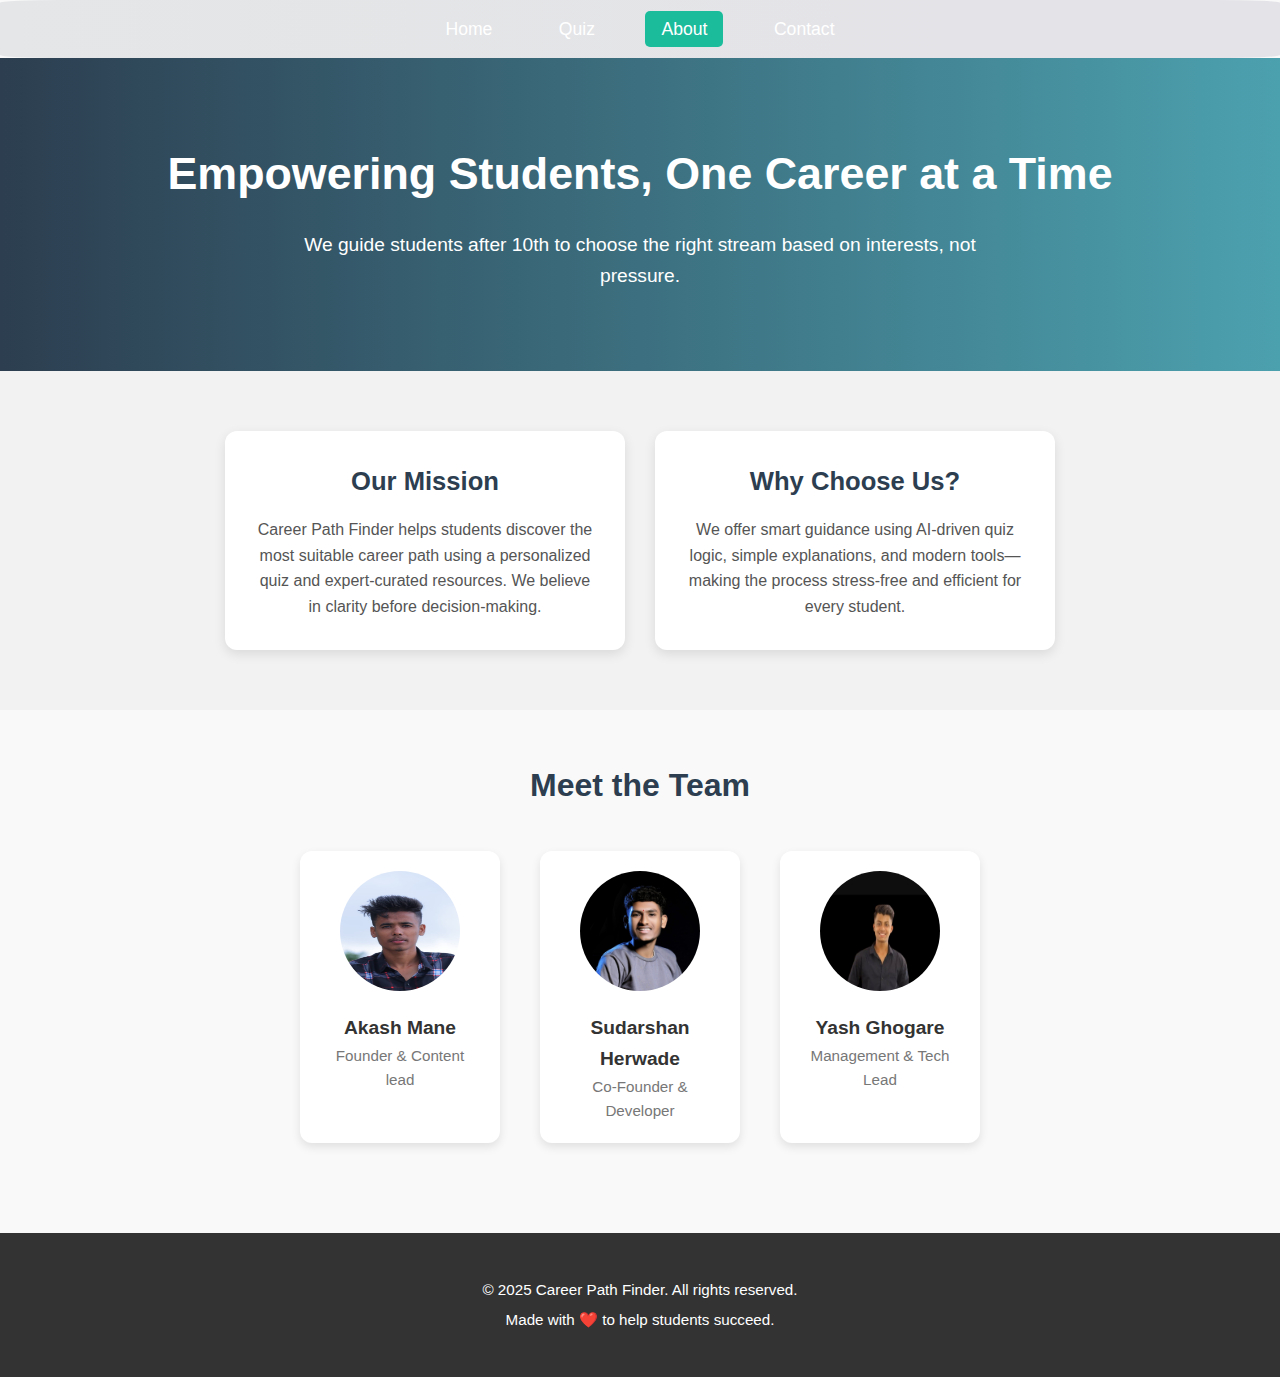
<file: about.html>
<!-- about.html -->
<!DOCTYPE html>
<html lang="en">
<head>
  <meta charset="UTF-8" />
  <meta name="viewport" content="width=device-width, initial-scale=1.0"/>
  <title>About Us - Career Path Finder</title>
  <link rel="stylesheet" href="style.css" />
</head>
<body>

  <!-- Navbar -->
  <nav>
    <ul>
      <li><a href="index.html">Home</a></li>
      <li><a href="quiz.html">Quiz</a></li>
      <li><a href="about.html" class="active">About</a></li>
      <li><a href="contact.html">Contact</a></li>
    </ul>
  </nav>

  <!-- Hero Section -->
  <section class="hero-about">
    <div class="hero-text">
      <h1>Empowering Students, One Career at a Time</h1>
      <p>We guide students after 10th to choose the right stream based on interests, not pressure.</p>
    </div>
  </section>

  <!-- Mission Section -->
  <section class="info-section">
    <div class="info-card">
      <h2>Our Mission</h2>
      <p>Career Path Finder helps students discover the most suitable career path using a personalized quiz and expert-curated resources. We believe in clarity before decision-making.</p>
    </div>
    <div class="info-card">
      <h2>Why Choose Us?</h2>
      <p>We offer smart guidance using AI-driven quiz logic, simple explanations, and modern tools—making the process stress-free and efficient for every student.</p>
    </div>
  </section>

  <!-- Team Section -->
<section class="team">
    <h2>Meet the Team</h2>
    <div class="team-cards">
      <div class="team-member">
        <img src="akash.jpg" alt="Founder">
        <h3>Akash Mane</h3>
        <p>Founder & Content lead</p>
      </div>
      <div class="team-member">
        <img src="sudarshan.jpg" alt="Co-Founder">
        <h3>Sudarshan Herwade</h3>
        <p>Co-Founder & Developer</p>
      </div>
      <div class="team-member">
        <img src="yash.jpg" alt="Co-Founder">
        <h3>Yash Ghogare</h3>
        <p>Management & Tech Lead</p>
      </div>
    </div>
  </section>
  

  <!-- Footer -->
<footer>
    <div class="footer-container">
      <p>&copy; 2025 Career Path Finder. All rights reserved.</p>
      <p>Made with ❤️ to help students succeed.</p>
    </div>
  </footer>
  

</body>
</html>
</file>
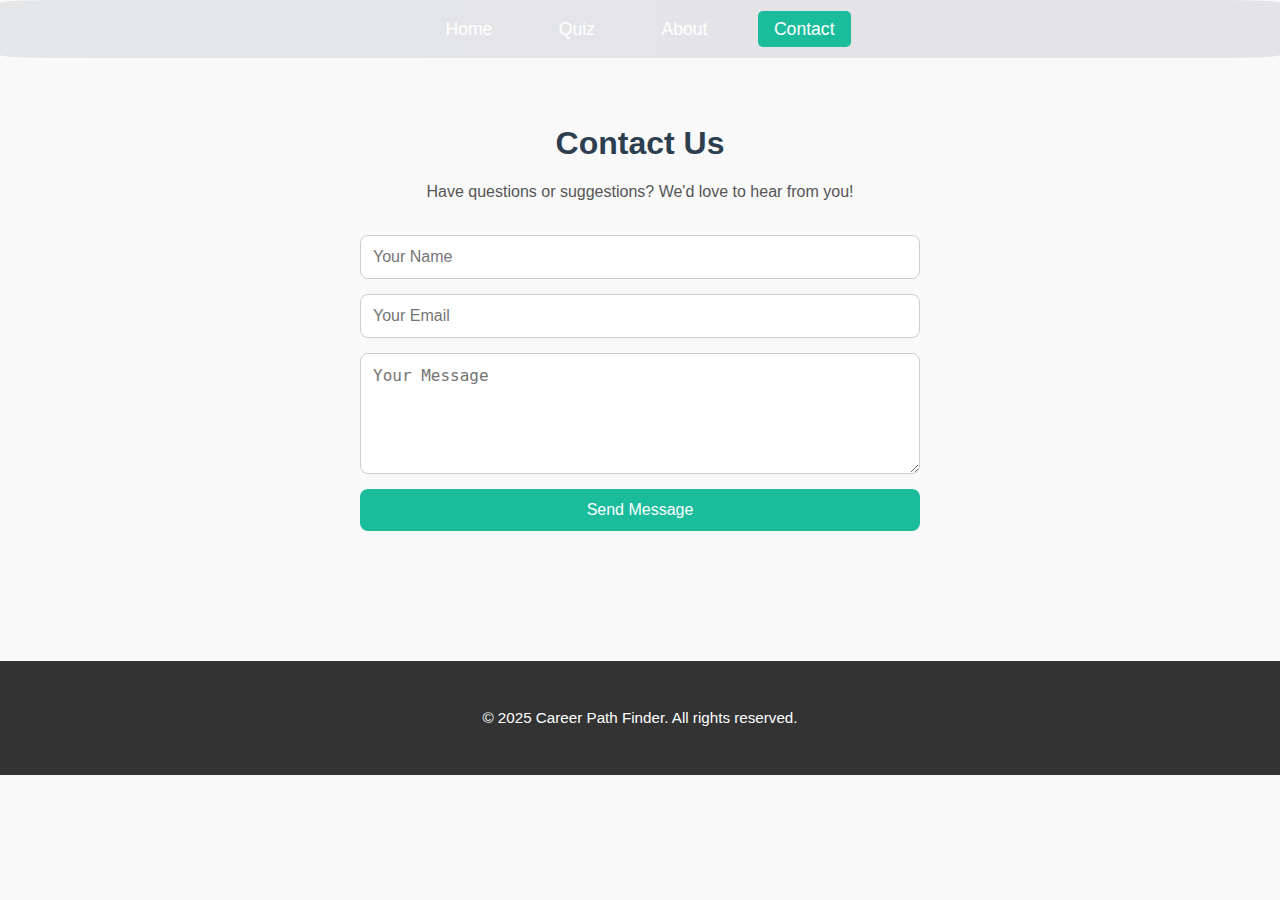
<file: contact.html>
<!-- contact.html -->
<!DOCTYPE html>
<html lang="en">
<head>
  <meta charset="UTF-8" />
  <meta name="viewport" content="width=device-width, initial-scale=1.0"/>
  <title>Contact Us - Career Path Finder</title>
  <link rel="stylesheet" href="style.css" />
</head>
<body>

  <!-- Navbar -->
  <nav>
    <ul>
      <li><a href="index.html">Home</a></li>
      <li><a href="quiz.html">Quiz</a></li>
      <li><a href="about.html">About</a></li>
      <li><a href="contact.html" class="active">Contact</a></li>
    </ul>
  </nav>

  <!-- Contact Section -->
  <section class="contact-section">
    <h2>Contact Us</h2>
    <p>Have questions or suggestions? We'd love to hear from you!</p>
    <form id="contactForm">
      <input type="text" id="name" placeholder="Your Name" required />
      <input type="email" id="email" placeholder="Your Email" required />
      <textarea id="message" rows="5" placeholder="Your Message" required></textarea>
      <button type="submit">Send Message</button>
    </form>
    <p id="successMsg" class="success-msg"></p>
  </section>

  <!-- Footer -->
  <footer>
    <div class="footer-container">
      <p>&copy; 2025 Career Path Finder. All rights reserved.</p>
    </div>
  </footer>

  <script>
    // Form Submit Handler
    document.getElementById("contactForm").addEventListener("submit", function(e) {
      e.preventDefault();
      const name = document.getElementById("name").value.trim();
      const email = document.getElementById("email").value.trim();
      const message = document.getElementById("message").value.trim();

      if (name && email && message) {
        document.getElementById("successMsg").textContent = "Thank you! We'll get back to you soon.";
        this.reset();
      }
    });
  </script>
</body>
</html>
</file>
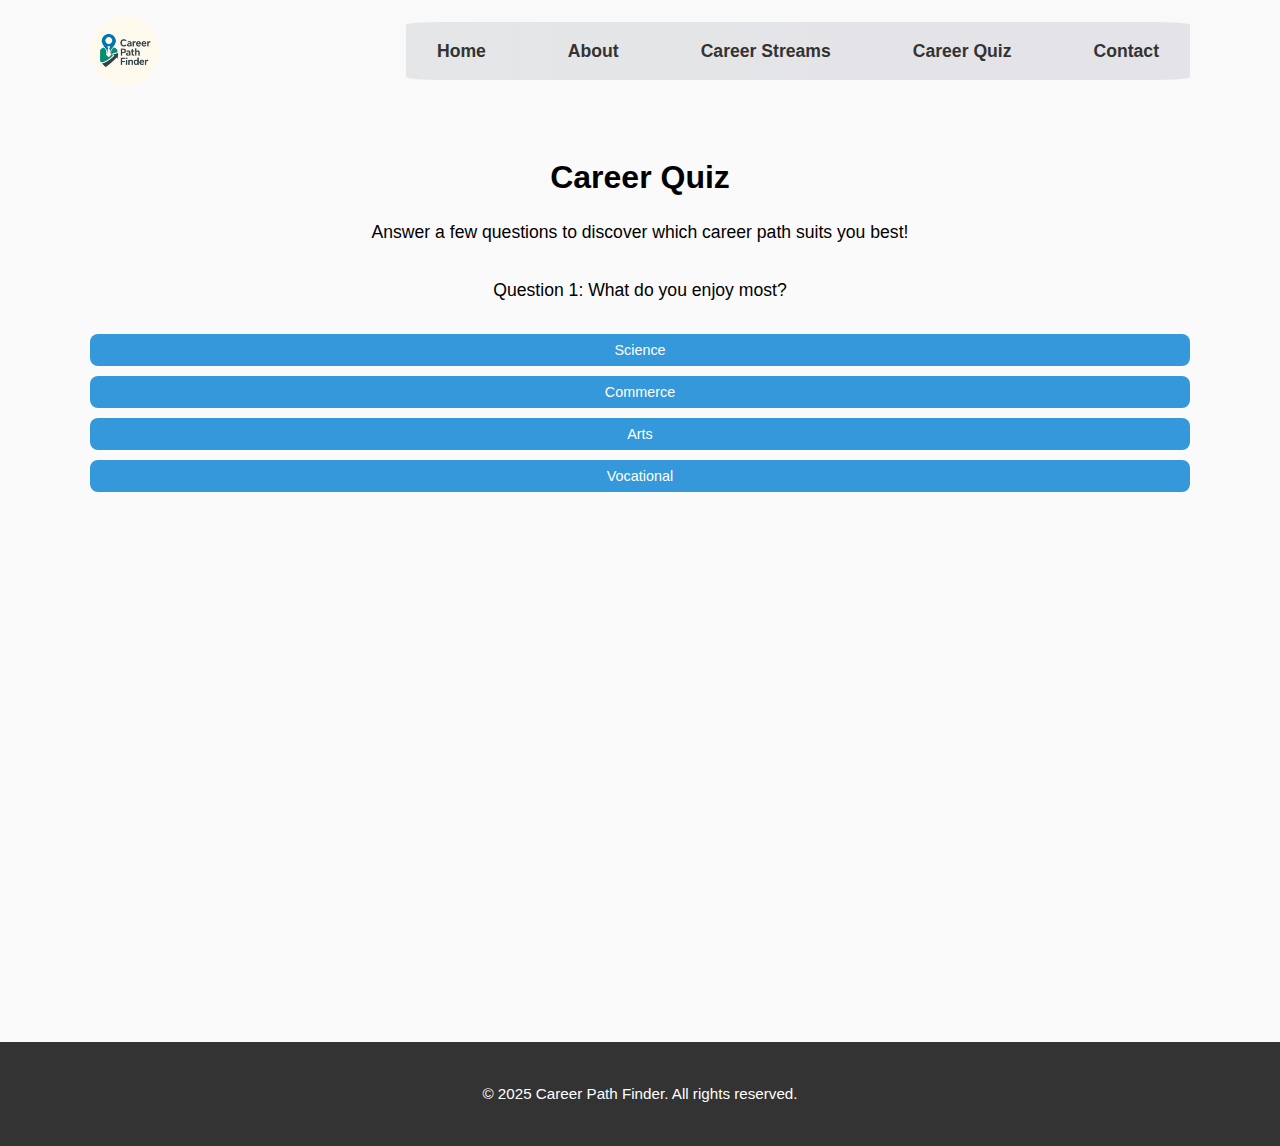
<file: quiz.html>
<!-- quiz.html -->
<!DOCTYPE html>
<html lang="en">
<head>
  <meta charset="UTF-8" />
  <meta name="viewport" content="width=device-width, initial-scale=1.0"/>
  <title>Career Quiz - Career Path Finder</title>
  <link rel="stylesheet" href="style.css" />
</head>
<body>
  <!-- Header -->
  <header>
    <div class="container nav">
      <img src="logo.png" alt="CPF Logo" class="logo" />
      <nav>
        <ul class="nav-links">
          <li><a href="index.html">Home</a></li>
          <li><a href="about.html">About</a></li>
          <li><a href="streams.html">Career Streams</a></li>
          <li><a href="quiz.html">Career Quiz</a></li>
          <li><a href="contact.html">Contact</a></li>
        </ul>
      </nav>
    </div>
  </header>

  <!-- Quiz Section -->
  <section class="quiz">
    <div class="container">
      <h2>Career Quiz</h2>
      <p>Answer a few questions to discover which career path suits you best!</p>
      
      <div id="quiz-container">
        <div class="question">
          <p id="question-text">Question 1: What do you enjoy most?</p>
          <div class="options">
            <button class="option" onclick="nextQuestion(1)">Science</button>
            <button class="option" onclick="nextQuestion(2)">Commerce</button>
            <button class="option" onclick="nextQuestion(3)">Arts</button>
            <button class="option" onclick="nextQuestion(4)">Vocational</button>
          </div>
        </div>
      </div>
      
      <div id="result" class="result" style="display:none;">
        <h3>Your Suggested Career Path</h3>
        <p id="career-path">Loading...</p>
      </div>
    </div>
  </section>

  <!-- Footer -->
  <footer>
    <p>© 2025 Career Path Finder. All rights reserved.</p>
  </footer>

  <script src="script.js"></script>
</body>
</html>
</file>
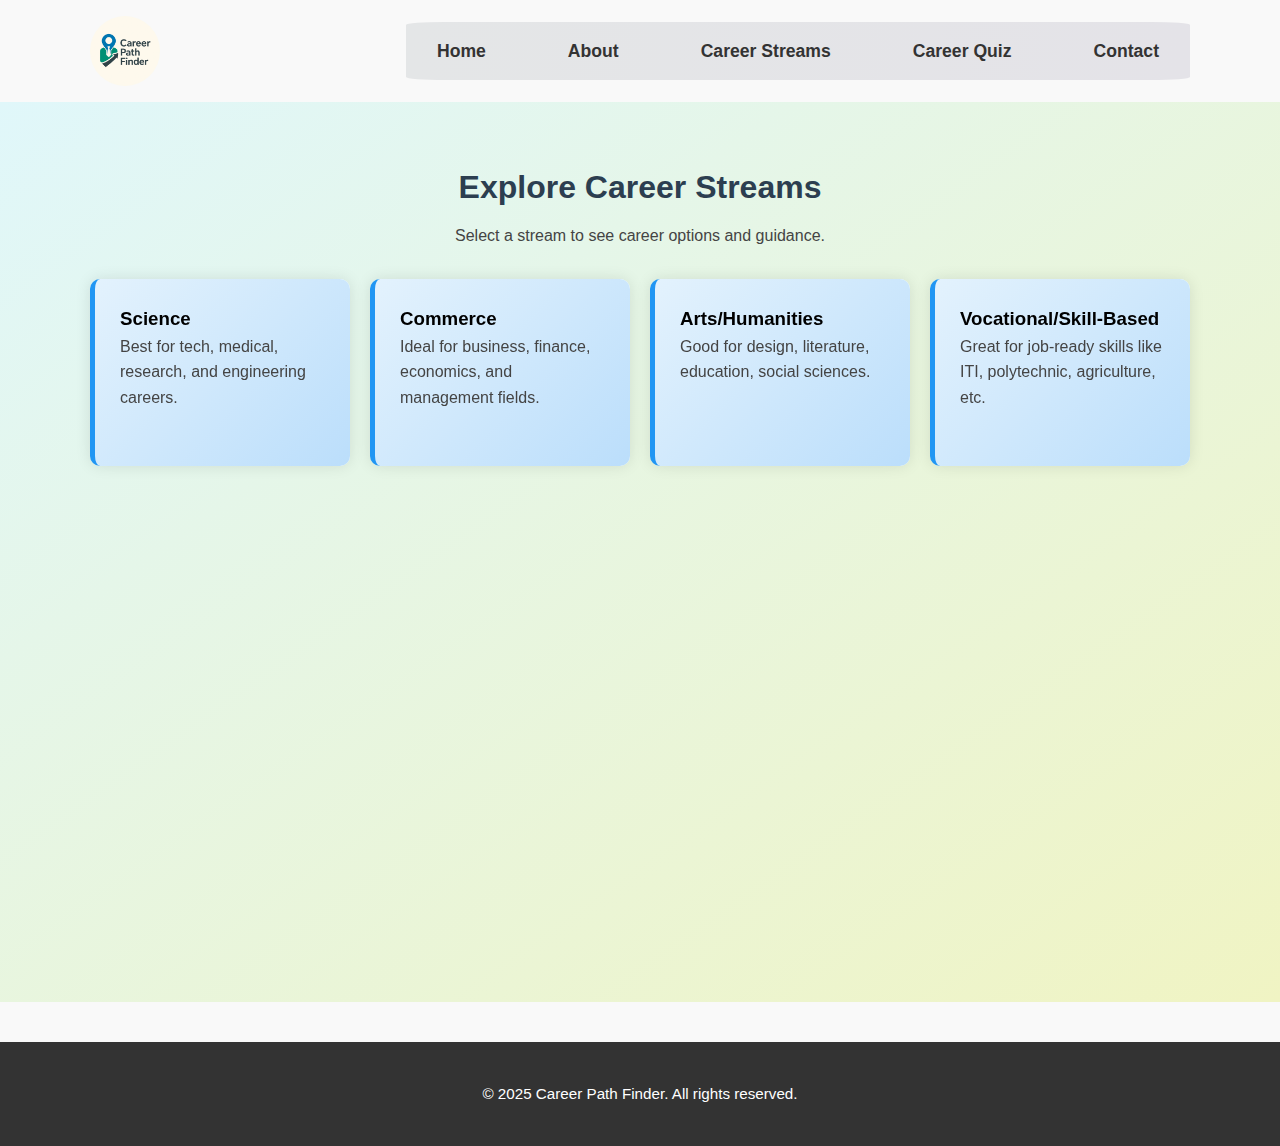
<file: streams.html>
<!-- streams.html -->
<!DOCTYPE html>
<html lang="en">
<head>
  <meta charset="UTF-8" />
  <meta name="viewport" content="width=device-width, initial-scale=1.0"/>
  <title>Explore Career Streams - Career Path Finder</title>
  <link rel="stylesheet" href="style.css" />
</head>
<body>
  <!-- Header -->
  <header>
    <div class="container nav">
      <img src="logo.png" alt="CPF Logo" class="logo" />
      <nav>
        <ul class="nav-links">
          <li><a href="index.html">Home</a></li>
          <li><a href="about.html">About</a></li>
          <li><a href="streams.html">Career Streams</a></li>
          <li><a href="quiz.html">Career Quiz</a></li>
          <li><a href="contact.html">Contact</a></li>
        </ul>
      </nav>
    </div>
  </header>

  <!-- Streams Section -->
  <section class="streams">
    <div class="container">
      <h2>Explore Career Streams</h2>
      <p>Select a stream to see career options and guidance.</p>

      <div class="stream-grid">
        <div class="stream-card">
          <h3>Science</h3>
          <p>Best for tech, medical, research, and engineering careers.</p>
        </div>
        <div class="stream-card">
          <h3>Commerce</h3>
          <p>Ideal for business, finance, economics, and management fields.</p>
        </div>
        <div class="stream-card">
          <h3>Arts/Humanities</h3>
          <p>Good for design, literature, education, social sciences.</p>
        </div>
        <div class="stream-card">
          <h3>Vocational/Skill-Based</h3>
          <p>Great for job-ready skills like ITI, polytechnic, agriculture, etc.</p>
        </div>
      </div>
    </div>
  </section>

  <!-- Footer -->
  <footer>
    <p>© 2025 Career Path Finder. All rights reserved.</p>
  </footer>
</body>
</html>
</file>
<file: style.css>
/* style.css */
* {
    margin: 0;
    padding: 0;
    box-sizing: border-box;
  }
  
  body {
    font-family: "Segoe UI", sans-serif;
    line-height: 1.6;
    background-color: #f9f9f9;
  }
  
  .container {
    width: 90%;
    max-width: 1100px;
    margin: auto;
  }
  
  .nav {
    display: flex;
    justify-content: space-between;
    align-items: center;
    padding: 1rem 0;
  }
  
  .logo {
    width: 70px;
    height : 70px;
    border-radius: 50%;
  }
  
  .nav-links {
    list-style: none;
    display: flex;
    gap: 20px;
  }
  
  .nav-links li a {
    text-decoration: none;
    color: #333;
    font-weight: bold;
  }
  
  .hero {
    background: linear-gradient(to right, #2b5876, #4e4376);
    color: #fff;
    text-align: center;
    padding: 80px 20px;
  }
  
  .hero h1 {
    font-size: 2.8rem;
    margin-bottom: 20px;
  }
  
  .hero p {
    font-size: 1.2rem;
    margin-bottom: 30px;
  }
  
  .hero-buttons .btn {
    padding: 10px 25px;
    margin: 5px;
    font-size: 1rem;
    text-decoration: none;
    background: #e3dede;
    color: #333;
    border-radius: 5px;
    transition: 0.3s;
  }
  
  .hero-buttons .btn:hover {
    background-color: #ffcc00;
    color: #000;
  }
  
  .btn.secondary {
    background-color: transparent;
    border: 2px solid #fff;
    color: #fff;
  }
  
  footer {
    text-align: center;
    padding: 20px;
    margin-top: 40px;
    background: #eee;
  }
  
  /* --- Streams Page --- */
.streams {
    padding: 60px 20px;
    text-align: center;
  }
  
  .streams h2 {
    font-size: 2rem;
    margin-bottom: 10px;
  }
  
  .streams p {
    font-size: 1rem;
    margin-bottom: 30px;
  }
  
  .stream-grid {
    display: grid;
    grid-template-columns: repeat(auto-fit, minmax(220px, 1fr));
    gap: 20px;
  }
  
  
.stream-card {
        background: linear-gradient(135deg, #e3f2fd, #bbdefb);
        padding: 25px;
        border-radius: 12px;
        box-shadow: 0 0 15px rgba(0,0,0,0.1);
        transition: 0.3s ease;
        backdrop-filter: blur(4px);
        text-align: left;
        border-left: 5px solid #2196f3;
      }
      
  
  
  .stream-card:hover {
    transform: translateY(-5px);
    box-shadow: 0 10px 20px rgba(0,0,0,0.15);
  }

  /* --- Streams Page --- */
.streams {
    padding: 60px 20px;
    text-align: center;
    background: linear-gradient(to bottom right, #e0f7fa, #f0f4c3);
    min-height: 100vh;
  }
  
  .streams h2 {
    font-size: 2rem;
    margin-bottom: 10px;
    color: #2c3e50;
  }
  
  .streams p {
    font-size: 1rem;
    margin-bottom: 30px;
    color: #444;
  }
  
  .stream-grid {
    display: grid;
    grid-template-columns: repeat(auto-fit, minmax(220px, 1fr));
    gap: 20px;
  }
  
  .stream-card {
    background-color: #ffffffcc;
    padding: 25px;
    border-radius: 10px;
    box-shadow: 0 0 15px rgba(0,0,0,0.1);
    transition: 0.3s ease;
    backdrop-filter: blur(4px);
  }
  
  .stream-card:hover {
    transform: translateY(-5px);
    box-shadow: 0 10px 20px rgba(0,0,0,0.15);
  }
  
  /* --- Quiz Page --- */
.quiz {
    padding: 50px 20px;
    background-color: #fafafa; /* Light background */
    min-height: 100vh;
    text-align: center;
  }
  
  .quiz h2 {
    font-size: 2rem;
    margin-bottom: 15px;
  }
  
  .quiz p {
    font-size: 1.1rem;
    margin-bottom: 30px;
  }
  
  .options {
    display: flex;
    flex-direction: column;
    gap: 10px;
  }
  
  .option {
    padding: 8px 18px; /* Reduced padding */
    font-size: 0.9rem; /* Smaller font size */
    background-color: #3498db; /* Elegant blue color */
    color: #fff;
    border: none;
    border-radius: 8px;
    cursor: pointer;
    transition: background-color 0.3s, transform 0.2s;
  }
  
  .option:hover {
    background-color: #2980b9; /* Darker blue on hover */
    transform: translateY(-2px); /* Slight lift effect */
  }
  
  .result {
    margin-top: 30px;
    padding: 20px;
    background-color: #e3f2fd;
    border-radius: 10px;
    color: #333;
    display: none; /* Hidden by default */
  }

  /* --- Contact Page --- */
.contact {
    padding: 50px 20px;
    background-color: #fafafa; /* Light background */
    min-height: 100vh;
    text-align: center;
  }
  
  .contact h2 {
    font-size: 2.5rem;
    margin-bottom: 15px;
  }
  
  .contact p {
    font-size: 1.2rem;
    margin-bottom: 40px;
    color: #555;
  }
  
  .contact .form-group {
    margin-bottom: 20px;
  }
  
  .contact label {
    font-size: 1rem;
    color: #333;
    display: block;
    margin-bottom: 5px;
  }
  
  .contact input, .contact textarea {
    width: 100%;
    padding: 10px;
    font-size: 1rem;
    border: 1px solid #ccc;
    border-radius: 8px;
    margin-bottom: 15px;
    box-sizing: border-box;
  }
  
  .contact textarea {
    resize: vertical;
  }
  
  .contact .submit-btn {
    padding: 10px 20px;
    font-size: 1rem;
    background-color: #3498db;
    color: #fff;
    border: none;
    border-radius: 8px;
    cursor: pointer;
    transition: background-color 0.3s;
  }
  
  .contact .submit-btn:hover {
    background-color: #2980b9;
  }

  /* --- Navbar --- */
nav {
    background: linear-gradient(to right, #e4e6e7, #e4e3e8);    padding: 15px 0;
    text-align: center;
    border-radius: 5%;
  }
  
  nav ul {
    list-style: none;
    padding: 0;
  }
  
  nav ul li {
    display: inline-block;
    margin-right: 20px;
  }
  
  nav ul li a {
    color: white;
    font-size: 1.1rem;
    text-decoration: none;
    padding: 8px 16px;
    border-radius: 5px;
    transition: background-color 0.3s;
  }
  
  nav ul li a:hover {
    background-color: #3498db;
  }

  /* --- Contact Page --- */
.contact input, .contact textarea {
    width: 80%; /* Reduced width */
    padding: 8px; /* Reduced padding */
    font-size: 0.9rem; /* Reduced font size */
    border: 1px solid #ccc;
    border-radius: 8px;
    margin-bottom: 15px;
    box-sizing: border-box;
  }
  
  .contact textarea {
    resize: vertical;
    height: 100px; /* Reduced height */
  }
  
  /* --- Navbar --- */
nav {
    background-color: #34495e;
    padding: 15px 0;
    text-align: center;
  }
  
  nav ul {
    list-style: none;
    padding: 0;
    margin: 0;
  }
  
  nav ul li {
    display: inline-block;
    margin: 0 15px;
  }
  
  nav ul li a {
    color: #fff;
    text-decoration: none;
    font-size: 1.1rem;
    padding: 8px 16px;
    border-radius: 5px;
    transition: background-color 0.3s;
  }
  
  nav ul li a:hover,
  nav ul li a.active {
    background-color: #1abc9c;
  }
  
  /* --- Hero Section --- */
  .hero-about {
    background: linear-gradient(to right, #2c3e50, #4ca1af);
    color: white;
    text-align: center;
    padding: 80px 20px;
  }
  
  .hero-about h1 {
    font-size: 2.8rem;
    margin-bottom: 20px;
    animation: slideIn 1s ease-in-out;
  }
  
  .hero-about p {
    font-size: 1.2rem;
    max-width: 700px;
    margin: 0 auto;
    animation: fadeIn 2s ease-in;
  }
  
  /* --- Info Section --- */
  .info-section {
    display: flex;
    flex-wrap: wrap;
    justify-content: center;
    background-color: #f2f2f2;
    padding: 60px 20px;
    gap: 30px;
  }
  
  .info-card {
    background-color: white;
    box-shadow: 0 4px 12px rgba(0, 0, 0, 0.1);
    border-radius: 12px;
    padding: 30px;
    max-width: 400px;
    text-align: center;
    transition: transform 0.3s;
  }
  
  .info-card:hover {
    transform: translateY(-8px);
  }
  
  .info-card h2 {
    color: #2c3e50;
    margin-bottom: 15px;
    font-size: 1.6rem;
  }
  
  .info-card p {
    color: #555;
    font-size: 1rem;
    line-height: 1.6;
  }
  
  /* --- Animations --- */
  @keyframes slideIn {
    from { transform: translateY(-30px); opacity: 0; }
    to { transform: translateY(0); opacity: 1; }
  }
  
  @keyframes fadeIn {
    from { opacity: 0; }
    to { opacity: 1; }
  }
  
  /* --- Responsive --- */
  @media (max-width: 768px) {
    .info-section {
      flex-direction: column;
      align-items: center;
    }
  
    .hero-about h1 {
      font-size: 2rem;
    }
  
    .hero-about p {
      font-size: 1rem;
    }
  }

  /* --- Footer --- */
footer {
    background-color: #34495e;
    color: white;
    text-align: center;
    padding: 20px 0;
    font-size: 0.95rem;
    margin-top: 40px;
  }
  
  .footer-container p {
    margin: 5px 0;
  }
  
  /* --- Team Section --- */
.team {
    padding: 50px 20px;
    text-align: center;
    background-color: #f9f9f9;
  }
  
  .team h2 {
    font-size: 2rem;
    color: #2c3e50;
    margin-bottom: 40px;
  }
  
  .team-cards {
    display: flex;
    justify-content: center;
    gap: 40px;
    flex-wrap: wrap;
  }
  
  .team-member {
    background-color: white;
    padding: 20px;
    border-radius: 12px;
    box-shadow: 0 4px 10px rgba(0, 0, 0, 0.1);
    max-width: 200px;
    transition: transform 0.3s;
  }
  
  .team-member:hover {
    transform: scale(1.05);
  }
  
  .team-member img {
    width: 120px;
    height: 120px;
    border-radius: 50%;
    margin-bottom: 15px;
  }
  
  .team-member h3 {
    font-size: 1.2rem;
    color: #333;
  }
  
  .team-member p {
    font-size: 0.95rem;
    color: #777;
  }
  
  /* --- Contact Section --- */
.contact-section {
    padding: 60px 20px;
    max-width: 600px;
    margin: auto;
    text-align: center;
  }
  
  .contact-section h2 {
    font-size: 2rem;
    color: #2c3e50;
    margin-bottom: 10px;
  }
  
  .contact-section p {
    font-size: 1rem;
    color: #555;
    margin-bottom: 30px;
  }
  
  .contact-section form {
    display: flex;
    flex-direction: column;
    gap: 15px;
  }
  
  .contact-section input,
  .contact-section textarea {
    padding: 12px;
    font-size: 1rem;
    border-radius: 8px;
    border: 1px solid #ccc;
    outline: none;
    transition: border-color 0.3s;
  }
  
  .contact-section input:focus,
  .contact-section textarea:focus {
    border-color: #1abc9c;
  }
  
  .contact-section button {
    background-color: #1abc9c;
    color: white;
    border: none;
    padding: 12px;
    font-size: 1rem;
    border-radius: 8px;
    cursor: pointer;
    transition: background-color 0.3s;
  }
  
  .contact-section button:hover {
    background-color: #16a085;
  }
  
  .success-msg {
    margin-top: 20px;
    color: green;
    font-weight: 500;
  }

  /* --- Why Choose Us --- */
.why-choose-us {
    padding: 60px 20px;
    background: linear-gradient(to right, #eef2f3, #ffffff);
    text-align: center;
  }
  
  .why-choose-us h2 {
    font-size: 2.2rem;
    color: #2c3e50;
    margin-bottom: 40px;
  }
  
  .features-container {
    display: flex;
    flex-wrap: wrap;
    justify-content: center;
    gap: 30px;
  }
  
  .feature-box {
    background: white;
    border-radius: 12px;
    padding: 25px;
    width: 280px;
    box-shadow: 0 4px 12px rgba(0,0,0,0.1);
    text-align: center;
    transition: transform 0.3s;
  }
  
  .feature-box:hover {
    transform: translateY(-5px);
  }
  
  .feature-box img {
    height: 70px;
    margin-bottom: 15px;
  }
  
  .feature-box h3 {
    font-size: 1.3rem;
    margin-bottom: 10px;
    color: #16a085;
  }
  
  .feature-box p {
    font-size: 0.95rem;
    color: #555;
  }

  .how-it-works {
    text-align: center;
    padding: 40px 20px;
    background-color: #f9f9f9;
  }
  
  .how-it-works h2 {
    font-size: 2em;
    margin-bottom: 20px;
    color: #333;
  }
  
  .steps-container {
    display: flex;
    justify-content: center;
    gap: 30px;
    flex-wrap: wrap;
  }
  
  .step {
    background-color: white;
    padding: 20px;
    border-radius: 8px;
    box-shadow: 0 4px 8px rgba(0, 0, 0, 0.1);
    max-width: 250px;
    text-align: center;
  }
  
  .step img {
    width: 80px;
    height: 80px;
    margin-bottom: 15px;
  }
  
  .step h3 {
    font-size: 1.5em;
    color: #333;
  }
  
  .step p {
    font-size: 1em;
    color: #666;
    line-height: 1.5;
  }

  .contact-support {
    text-align: center;
    padding: 40px 20px;
    background-color: #f9f9f9;
  }
  
  .contact-support h2 {
    font-size: 2em;
    margin-bottom: 20px;
    color: #333;
  }
  
  .contact-support p {
    font-size: 1.2em;
    color: #666;
    margin-bottom: 40px;
  }
  
  .contact-info {
    display: flex;
    justify-content: center;
    gap: 30px;
    flex-wrap: wrap;
  }
  
  .contact-item {
    background-color: white;
    padding: 20px;
    border-radius: 8px;
    box-shadow: 0 4px 8px rgba(0, 0, 0, 0.1);
    max-width: 250px;
    text-align: center;
  }
  
  .contact-item img {
    width: 60px;
    height: 60px;
    margin-bottom: 15px;
  }
  
  .contact-item h3 {
    font-size: 1.5em;
    color: #333;
  }
  
  .contact-item p {
    font-size: 1em;
    color: #666;
  }
  
  .contact-item a {
    color: #007BFF;
    text-decoration: none;
    font-weight: bold;
  }
  
  .contact-item a:hover {
    text-decoration: underline;
  }

  footer {
    background-color: #333;
    color: white;
    padding: 40px 20px;
    text-align: center;
  }
  
  .footer-content {
    max-width: 1200px;
    margin: 0 auto;
  }
  
  .footer-links {
    list-style: none;
    padding: 0;
    margin-bottom: 20px;
  }
  
  .footer-links li {
    display: inline-block;
    margin-right: 20px;
  }
  
  .footer-links a {
    color: white;
    text-decoration: none;
    font-size: 1em;
  }
  
  .footer-links a:hover {
    text-decoration: underline;
  }
  
  .social-media {
    margin-top: 20px;
  }
  
  .social-media a {
    margin-right: 20px;
  }
  
  .social-media img {
    width: 30px;
    height: 30px;
    transition: transform 0.3s;
  }
  
  .social-media a:hover img {
    transform: scale(1.2);
  }
  
  /* Smooth scrolling */
html {
    scroll-behavior: smooth;
}

/* Blinking effect for elements */
.title-blink, .btn:hover {
    animation: blink-animation 1s infinite;
}

@keyframes blink-animation {
    0% { opacity: 1; }
    50% { opacity: 0.5; }
    100% { opacity: 1; }
}

/* Scroll fade-in effect */
.fade-in {
    opacity: 0;
    transition: opacity 1s ease-in-out;
}

.fade-in.visible {
    opacity: 1;
}
</file>
